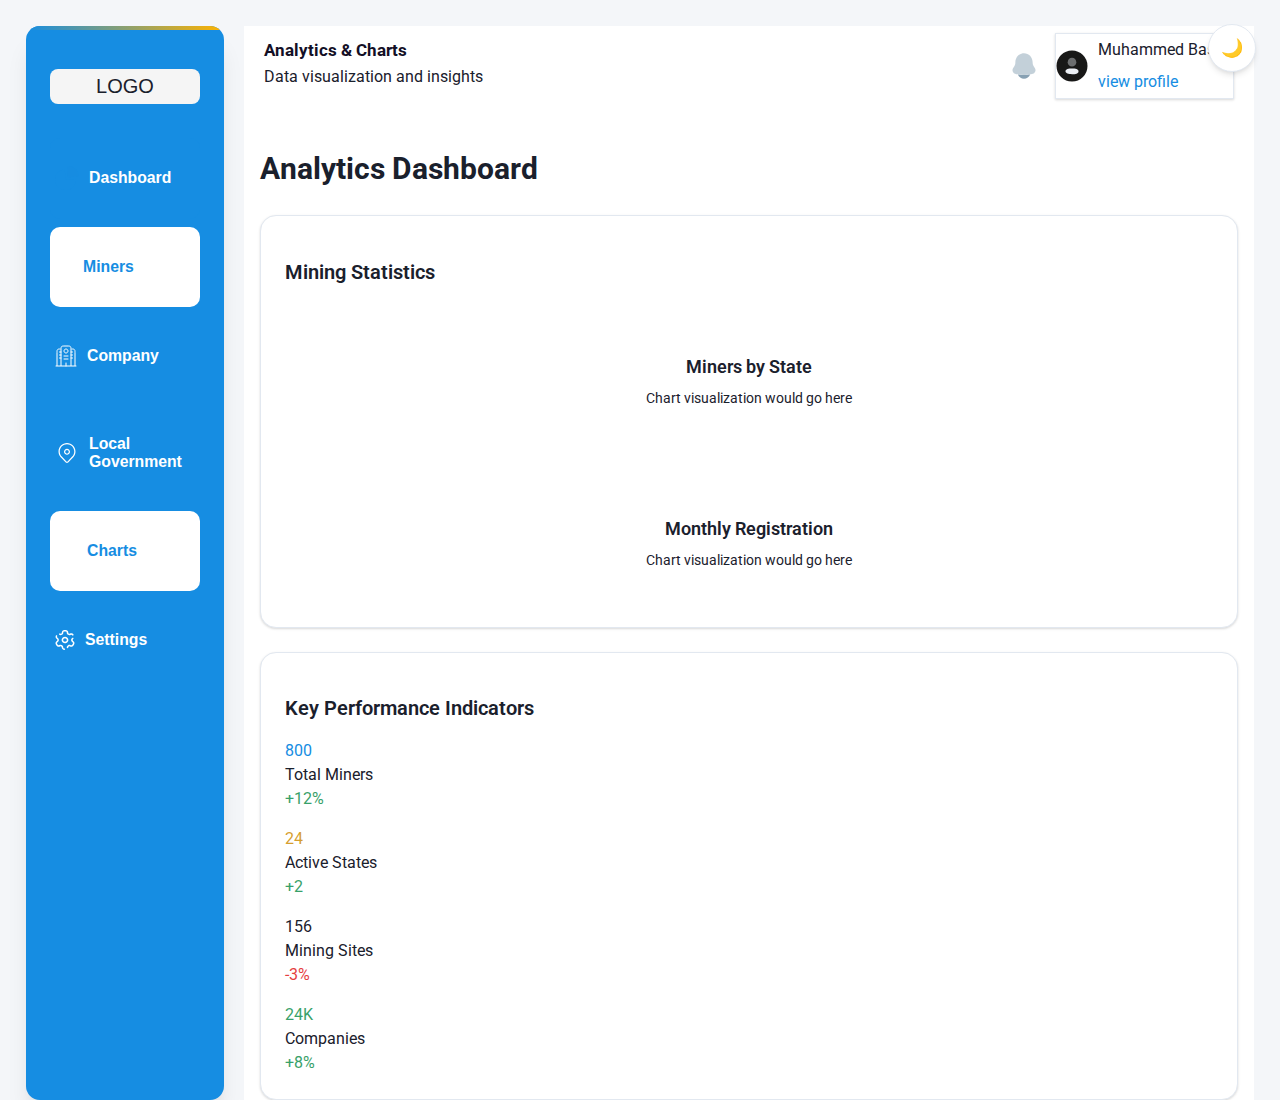
<file: chart.html>
<!DOCTYPE html>
<html lang="en">
<head>
    <meta charset="UTF-8">
    <meta name="viewport" content="width=device-width, initial-scale=1.0">
    <title>Charts - Resume Dashboard</title>
    <link rel="preconnect" href="https://fonts.googleapis.com">
    <link rel="preconnect" href="https://fonts.gstatic.com" crossorigin>
    <link href="https://fonts.googleapis.com/css2?family=Inter:wght@100..900&family=Roboto:ital,wght@0,100;0,300;0,400;0,500;0,700;0,900;1,100;1,300;1,400;1,500;1,700;1,900&display=swap" rel="stylesheet">
    <link rel="stylesheet" href="theme.css">
    <link rel="stylesheet" href="home.css">
    <link rel="stylesheet" href="miner.css">
</head>
<body>
    <div class="backdrop" id="backdrop" onclick="closePopup()"></div>
    <div class="mainframe">
        <div class="leftnav">
            <div class="leftnavlogo">LOGO</div>
            <div class="leftnavpages">
                <a href="index.html" class="dashboard" title="dashboard"><img src="src/dash.svg" alt="dashboard" class="dashlogo"><h5 id="navtext" class="dashtext">Dashboard</h5></a>
                <a href="miners.html" class="miners" title="miners"><img src="src/miners.svg" alt="miners" class="minerslogo"><h5 id="navtext" class="minertext">Miners</h5></a>
                <a href="company.html" class="company" title="companies"><img src="src/company 1.svg" alt="company" class="companylogo"><h5 id="navtext" class="companytext">Company</h5></a>
                <a href="local.html" class="local" title="Local Government"><img src="src/local.svg" alt="local" class="locallogo"><h5 id="navtext" class="localtext">Local Government</h5></a>
                <a href="chart.html" class="chart" title="Charts" style="color: #168DE2; background-color: #FFFFFF;"><img src="src/chart.svg" alt="chart" class="chartlogo"><h5 id="navtext" style="background-color: #FFFFFF; color: #168DE2;" class="charttext">Charts</h5></a>
                <a href="settings.html" class="settings" title="Settings"><img src="src/setting.svg" alt="settings" class="settingslogo"><h5 id="navtext" class="settings">Settings</h5></a>
            </div>
        </div>
        <div class="content">
            <div class="heading">
                <div class="contleft">
                    <div class="contentleft">
                        <div class="contlefttext">   
                            <p class="name">Analytics & Charts</p>
                            <p class="date">Data visualization and insights</p>
                        </div>
                    </div>
                </div>
                <div class="contentright">
                    <img src="src/bell.svg" alt="notification" class="bell">
                    <div class="profilebox">
                        <img src="src/profile.svg" alt="profile picture" class="profilepic">
                        <div class="profiletext"><p class="profilename">Muhammed Bashir</p><a href="settings.html" class="profilelink">view profile</a></div>    
                    </div>
                </div>
            </div>
            <div class="container py-8">
                <h1 class="text-3xl font-bold mb-6">Analytics Dashboard</h1>
                <div class="grid gap-6">
                    <div class="card p-6">
                        <h2 class="text-xl font-semibold mb-4">Mining Statistics</h2>
                        <div class="grid grid-cols-1 md:grid-cols-2 gap-6">
                            <div class="chart-placeholder">
                                <div class="bg-gradient-primary p-8 rounded text-center text-white">
                                    <h3 class="text-lg font-semibold mb-2">Miners by State</h3>
                                    <p class="text-sm opacity-90">Chart visualization would go here</p>
                                </div>
                            </div>
                            <div class="chart-placeholder">
                                <div class="bg-gradient-secondary p-8 rounded text-center">
                                    <h3 class="text-lg font-semibold mb-2">Monthly Registration</h3>
                                    <p class="text-sm text-muted">Chart visualization would go here</p>
                                </div>
                            </div>
                        </div>
                    </div>
                    <div class="card p-6">
                        <h2 class="text-xl font-semibold mb-4">Key Performance Indicators</h2>
                        <div class="grid grid-cols-1 md:grid-cols-4 gap-4">
                            <div class="kpi-card">
                                <div class="kpi-value text-primary">800</div>
                                <div class="kpi-label">Total Miners</div>
                                <div class="kpi-change text-success">+12%</div>
                            </div>
                            <div class="kpi-card">
                                <div class="kpi-value text-warning">24</div>
                                <div class="kpi-label">Active States</div>
                                <div class="kpi-change text-success">+2</div>
                            </div>
                            <div class="kpi-card">
                                <div class="kpi-value text-info">156</div>
                                <div class="kpi-label">Mining Sites</div>
                                <div class="kpi-change text-error">-3%</div>
                            </div>
                            <div class="kpi-card">
                                <div class="kpi-value text-success">24K</div>
                                <div class="kpi-label">Companies</div>
                                <div class="kpi-change text-success">+8%</div>
                            </div>
                        </div>
                    </div>
                </div>
            </div>
        </div>
    </div>
    <script src="miners.js"></script>
    <script src="theme.js"></script>
</body>
</html>
</file>
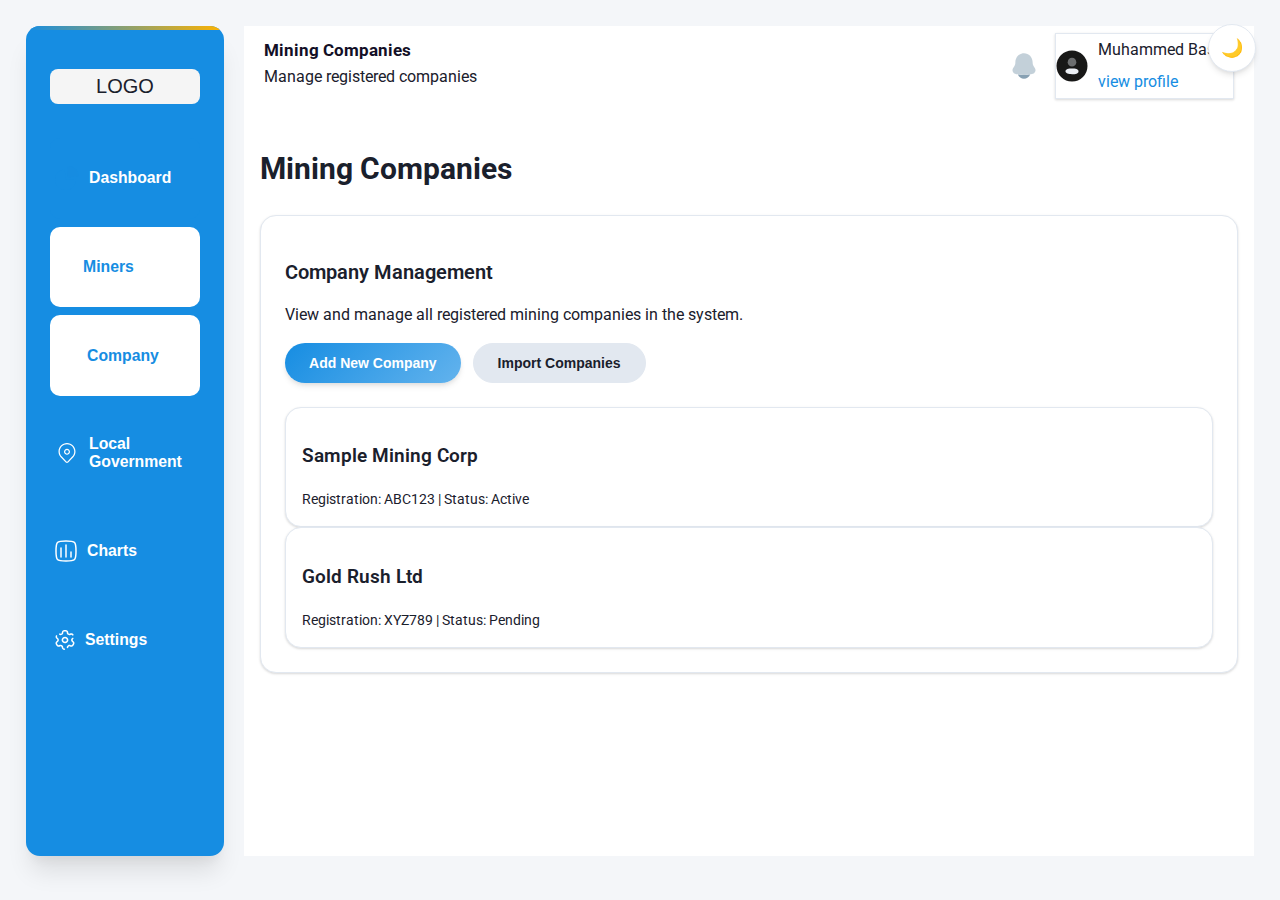
<file: company.html>
<!DOCTYPE html>
<html lang="en">
<head>
    <meta charset="UTF-8">
    <meta name="viewport" content="width=device-width, initial-scale=1.0">
    <title>Companies - Resume Dashboard</title>
    <link rel="preconnect" href="https://fonts.googleapis.com">
    <link rel="preconnect" href="https://fonts.gstatic.com" crossorigin>
    <link href="https://fonts.googleapis.com/css2?family=Inter:wght@100..900&family=Roboto:ital,wght@0,100;0,300;0,400;0,500;0,700;0,900;1,100;1,300;1,400;1,500;1,700;1,900&display=swap" rel="stylesheet">
    <link rel="stylesheet" href="theme.css">
    <link rel="stylesheet" href="home.css">
    <link rel="stylesheet" href="miner.css">
</head>
<body>
    <div class="backdrop" id="backdrop" onclick="closePopup()"></div>
    <div class="mainframe">
        <div class="leftnav">
            <div class="leftnavlogo">LOGO</div>
            <div class="leftnavpages">
                <a href="index.html" class="dashboard" title="dashboard"><img src="src/dash.svg" alt="dashboard" class="dashlogo"><h5 id="navtext" class="dashtext">Dashboard</h5></a>
                <a href="miners.html" class="miners" title="miners"><img src="src/miners.svg" alt="miners" class="minerslogo"><h5 id="navtext" class="minertext">Miners</h5></a>
                <a href="company.html" class="company" title="companies" style="color: #168DE2; background-color: #FFFFFF;"><img src="src/company 1.svg" alt="company" class="companylogo"><h5 id="navtext" style="background-color: #FFFFFF; color: #168DE2;" class="companytext">Company</h5></a>
                <a href="local.html" class="local" title="Local Government"><img src="src/local.svg" alt="local" class="locallogo"><h5 id="navtext" class="localtext">Local Government</h5></a>
                <a href="chart.html" class="chart" title="Charts"><img src="src/chart.svg" alt="chart" class="chartlogo"><h5 id="navtext" class="charttext">Charts</h5></a>
                <a href="settings.html" class="settings" title="Settings"><img src="src/setting.svg" alt="settings" class="settingslogo"><h5 id="navtext" class="settings">Settings</h5></a>
            </div>
        </div>
        <div class="content">
            <div class="heading">
                <div class="contleft">
                    <div class="contentleft">
                        <div class="contlefttext">   
                            <p class="name">Mining Companies</p>
                            <p class="date">Manage registered companies</p>
                        </div>
                    </div>
                </div>
                <div class="contentright">
                    <img src="src/bell.svg" alt="notification" class="bell">
                    <div class="profilebox">
                        <img src="src/profile.svg" alt="profile picture" class="profilepic">
                        <div class="profiletext"><p class="profilename">Muhammed Bashir</p><a href="settings.html" class="profilelink">view profile</a></div>    
                    </div>
                </div>
            </div>
            <div class="container py-8">
                <h1 class="text-3xl font-bold mb-6">Mining Companies</h1>
                <div class="card p-6">
                    <h2 class="text-xl font-semibold mb-4">Company Management</h2>
                    <p class="text-muted mb-4">View and manage all registered mining companies in the system.</p>
                    <div class="flex gap-3 mb-6">
                        <button class="btn btn-primary">Add New Company</button>
                        <button class="btn btn-secondary">Import Companies</button>
                    </div>
                    <div class="space-y-4">
                        <div class="card p-4 border-l-4 border-primary">
                            <h3 class="font-semibold">Sample Mining Corp</h3>
                            <p class="text-sm text-muted">Registration: ABC123 | Status: Active</p>
                        </div>
                        <div class="card p-4 border-l-4 border-warning">
                            <h3 class="font-semibold">Gold Rush Ltd</h3>
                            <p class="text-sm text-muted">Registration: XYZ789 | Status: Pending</p>
                        </div>
                    </div>
                </div>
            </div>
        </div>
    </div>
    <script src="miners.js"></script>
    <script src="theme.js"></script>
</body>
</html>
</file>
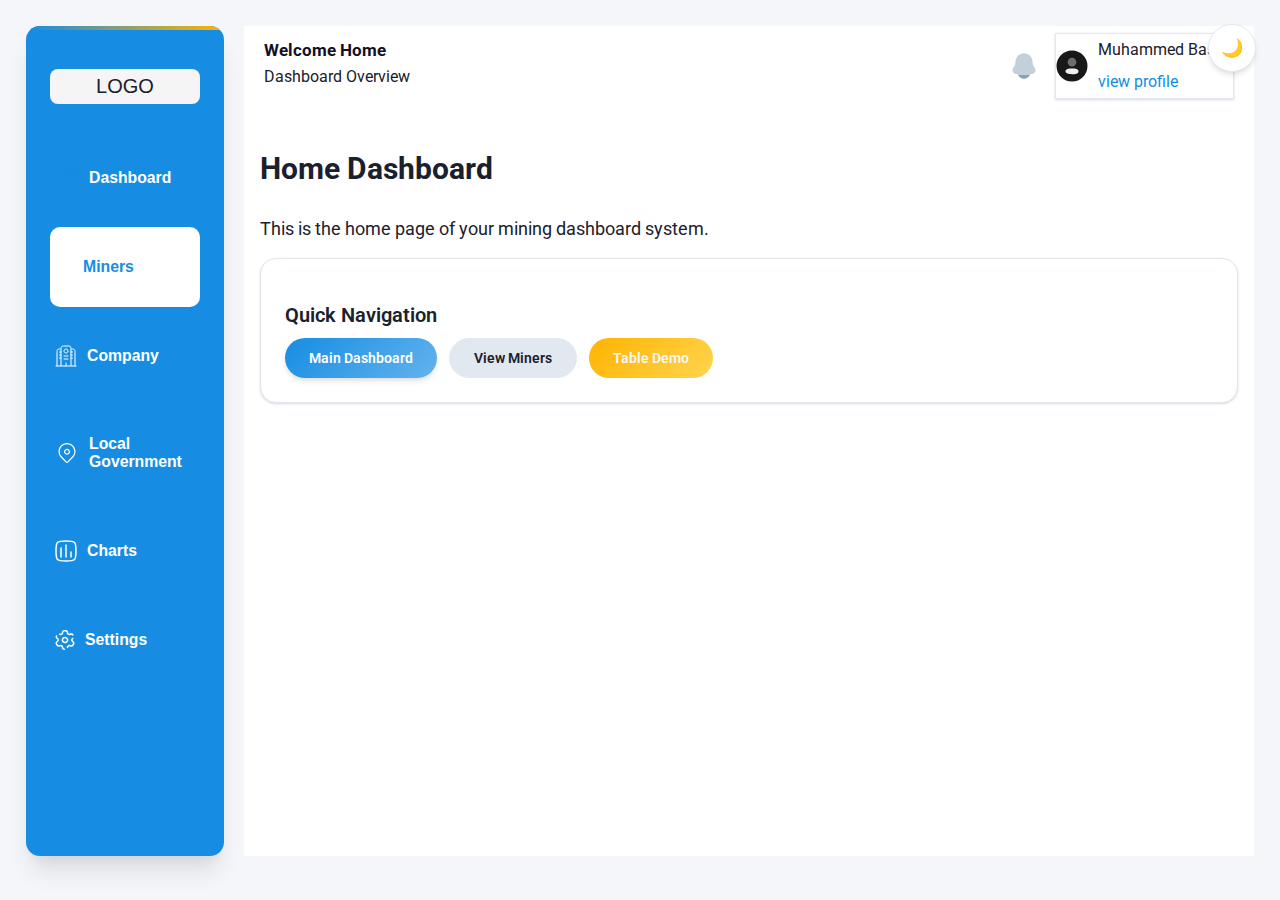
<file: home.html>
<!DOCTYPE html>
<html lang="en">
<head>
    <meta charset="UTF-8">
    <meta name="viewport" content="width=device-width, initial-scale=1.0">
    <title>Home - Resume Dashboard</title>
    <link rel="preconnect" href="https://fonts.googleapis.com">
    <link rel="preconnect" href="https://fonts.gstatic.com" crossorigin>
    <link href="https://fonts.googleapis.com/css2?family=Inter:wght@100..900&family=Roboto:ital,wght@0,100;0,300;0,400;0,500;0,700;0,900;1,100;1,300;1,400;1,500;1,700;1,900&display=swap" rel="stylesheet">
    <link rel="stylesheet" href="theme.css">
    <link rel="stylesheet" href="home.css">
    <link rel="stylesheet" href="miner.css">
</head>
<body>
    <div class="backdrop" id="backdrop" onclick="closePopup()"></div>
    <div class="mainframe">
        <div class="leftnav">
            <div class="leftnavlogo">LOGO</div>
            <div class="leftnavpages">
                <a href="index.html" class="dashboard" title="dashboard" style="color: #168DE2; background-color: #FFFFFF;"><img src="src/dash.svg" alt="dashboard" class="dashlogo"><h5 id="navtext" style="background-color: #FFFFFF; color: #168DE2;" class="dashtext">Dashboard</h5></a>
                <a href="miners.html" class="miners" title="miners"><img src="src/miners.svg" alt="miners" class="minerslogo"><h5 id="navtext" class="minertext">Miners</h5></a>
                <a href="company.html" class="company" title="companies"><img src="src/company 1.svg" alt="company" class="companylogo"><h5 id="navtext" class="companytext">Company</h5></a>
                <a href="local.html" class="local" title="Local Government"><img src="src/local.svg" alt="local" class="locallogo"><h5 id="navtext" class="localtext">Local Government</h5></a>
                <a href="chart.html" class="chart" title="Charts"><img src="src/chart.svg" alt="chart" class="chartlogo"><h5 id="navtext" class="charttext">Charts</h5></a>
                <a href="settings.html" class="settings" title="Settings"><img src="src/setting.svg" alt="settings" class="settingslogo"><h5 id="navtext" class="settings">Settings</h5></a>
            </div>
        </div>
        <div class="content">
            <div class="heading">
                <div class="contleft">
                    <div class="contentleft">
                        <div class="contlefttext">   
                            <p class="name">Welcome Home</p>
                            <p class="date">Dashboard Overview</p>
                        </div>
                    </div>
                </div>
                <div class="contentright">
                    <img src="src/bell.svg" alt="notification" class="bell">
                    <div class="profilebox">
                        <img src="src/profile.svg" alt="profile picture" class="profilepic">
                        <div class="profiletext"><p class="profilename">Muhammed Bashir</p><a href="settings.html" class="profilelink">view profile</a></div>    
                    </div>
                </div>
            </div>
            <div class="container py-8">
                <h1 class="text-3xl font-bold mb-6">Home Dashboard</h1>
                <p class="text-lg mb-4">This is the home page of your mining dashboard system.</p>
                <div class="grid gap-4 mb-6">
                    <div class="card p-6">
                        <h2 class="text-xl font-semibold mb-2">Quick Navigation</h2>
                        <div class="flex gap-3 flex-wrap">
                            <a href="index.html" class="btn btn-primary">Main Dashboard</a>
                            <a href="miners.html" class="btn btn-secondary">View Miners</a>
                            <a href="table.html" class="btn btn-accent">Table Demo</a>
                        </div>
                    </div>
                </div>
            </div>
        </div>
    </div>
    <script src="miners.js"></script>
    <script src="theme.js"></script>
</body>
</html>
</file>
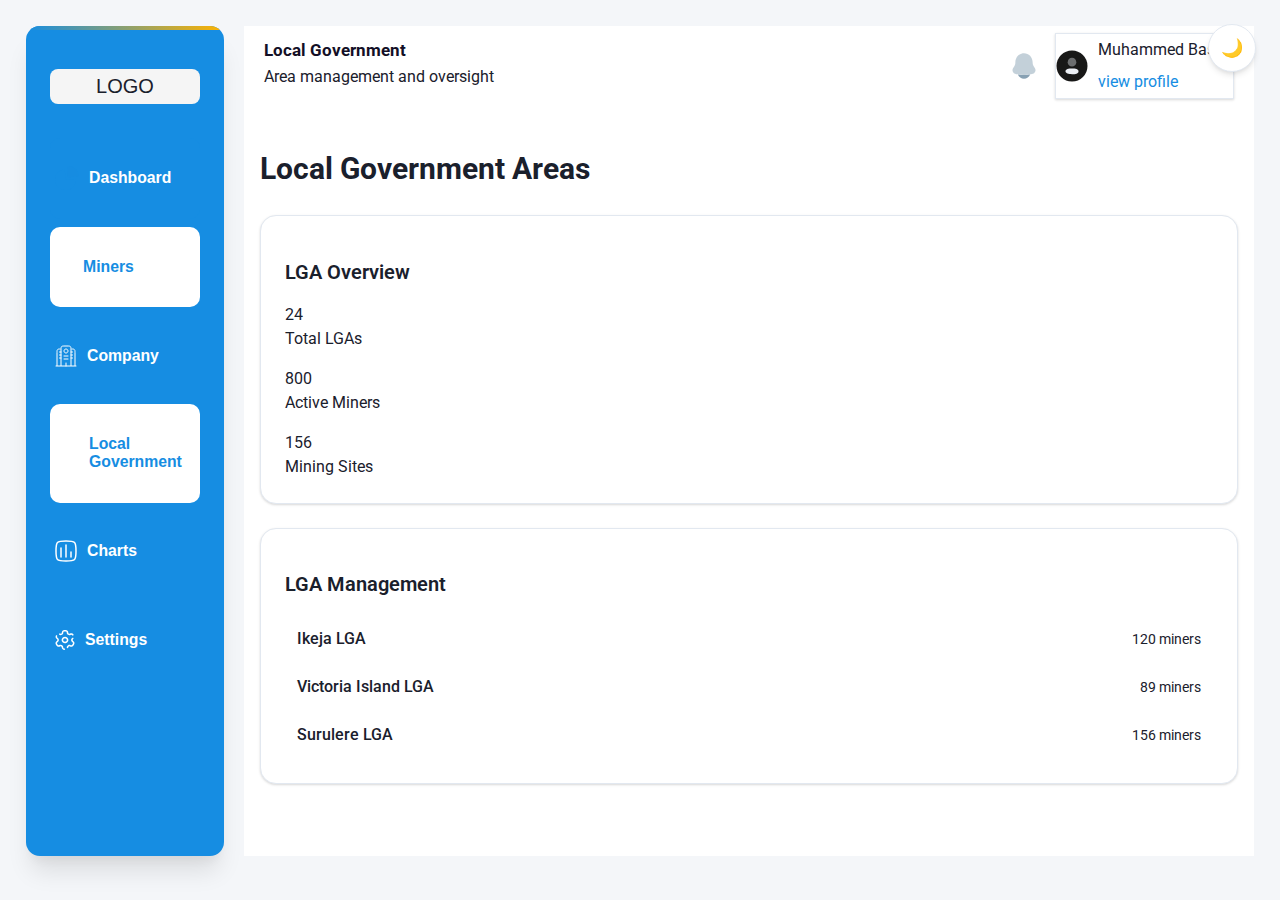
<file: local.html>
<!DOCTYPE html>
<html lang="en">
<head>
    <meta charset="UTF-8">
    <meta name="viewport" content="width=device-width, initial-scale=1.0">
    <title>Local Government - Resume Dashboard</title>
    <link rel="preconnect" href="https://fonts.googleapis.com">
    <link rel="preconnect" href="https://fonts.gstatic.com" crossorigin>
    <link href="https://fonts.googleapis.com/css2?family=Inter:wght@100..900&family=Roboto:ital,wght@0,100;0,300;0,400;0,500;0,700;0,900;1,100;1,300;1,400;1,500;1,700;1,900&display=swap" rel="stylesheet">
    <link rel="stylesheet" href="theme.css">
    <link rel="stylesheet" href="home.css">
    <link rel="stylesheet" href="miner.css">
</head>
<body>
    <div class="backdrop" id="backdrop" onclick="closePopup()"></div>
    <div class="mainframe">
        <div class="leftnav">
            <div class="leftnavlogo">LOGO</div>
            <div class="leftnavpages">
                <a href="index.html" class="dashboard" title="dashboard"><img src="src/dash.svg" alt="dashboard" class="dashlogo"><h5 id="navtext" class="dashtext">Dashboard</h5></a>
                <a href="miners.html" class="miners" title="miners"><img src="src/miners.svg" alt="miners" class="minerslogo"><h5 id="navtext" class="minertext">Miners</h5></a>
                <a href="company.html" class="company" title="companies"><img src="src/company 1.svg" alt="company" class="companylogo"><h5 id="navtext" class="companytext">Company</h5></a>
                <a href="local.html" class="local" title="Local Government" style="color: #168DE2; background-color: #FFFFFF;"><img src="src/local.svg" alt="local" class="locallogo"><h5 id="navtext" style="background-color: #FFFFFF; color: #168DE2;" class="localtext">Local Government</h5></a>
                <a href="chart.html" class="chart" title="Charts"><img src="src/chart.svg" alt="chart" class="chartlogo"><h5 id="navtext" class="charttext">Charts</h5></a>
                <a href="settings.html" class="settings" title="Settings"><img src="src/setting.svg" alt="settings" class="settingslogo"><h5 id="navtext" class="settings">Settings</h5></a>
            </div>
        </div>
        <div class="content">
            <div class="heading">
                <div class="contleft">
                    <div class="contentleft">
                        <div class="contlefttext">   
                            <p class="name">Local Government</p>
                            <p class="date">Area management and oversight</p>
                        </div>
                    </div>
                </div>
                <div class="contentright">
                    <img src="src/bell.svg" alt="notification" class="bell">
                    <div class="profilebox">
                        <img src="src/profile.svg" alt="profile picture" class="profilepic">
                        <div class="profiletext"><p class="profilename">Muhammed Bashir</p><a href="settings.html" class="profilelink">view profile</a></div>    
                    </div>
                </div>
            </div>
            <div class="container py-8">
                <h1 class="text-3xl font-bold mb-6">Local Government Areas</h1>
                <div class="grid gap-6">
                    <div class="card p-6">
                        <h2 class="text-xl font-semibold mb-4">LGA Overview</h2>
                        <div class="grid grid-cols-1 md:grid-cols-2 lg:grid-cols-3 gap-4">
                            <div class="stat-card">
                                <div class="stat-number">24</div>
                                <div class="stat-label">Total LGAs</div>
                            </div>
                            <div class="stat-card">
                                <div class="stat-number">800</div>
                                <div class="stat-label">Active Miners</div>
                            </div>
                            <div class="stat-card">
                                <div class="stat-number">156</div>
                                <div class="stat-label">Mining Sites</div>
                            </div>
                        </div>
                    </div>
                    <div class="card p-6">
                        <h2 class="text-xl font-semibold mb-4">LGA Management</h2>
                        <div class="space-y-3">
                            <div class="flex items-center justify-between p-3 bg-subtle rounded">
                                <span class="font-medium">Ikeja LGA</span>
                                <span class="text-sm text-muted">120 miners</span>
                            </div>
                            <div class="flex items-center justify-between p-3 bg-subtle rounded">
                                <span class="font-medium">Victoria Island LGA</span>
                                <span class="text-sm text-muted">89 miners</span>
                            </div>
                            <div class="flex items-center justify-between p-3 bg-subtle rounded">
                                <span class="font-medium">Surulere LGA</span>
                                <span class="text-sm text-muted">156 miners</span>
                            </div>
                        </div>
                    </div>
                </div>
            </div>
        </div>
    </div>
    <script src="miners.js"></script>
    <script src="theme.js"></script>
</body>
</html>
</file>
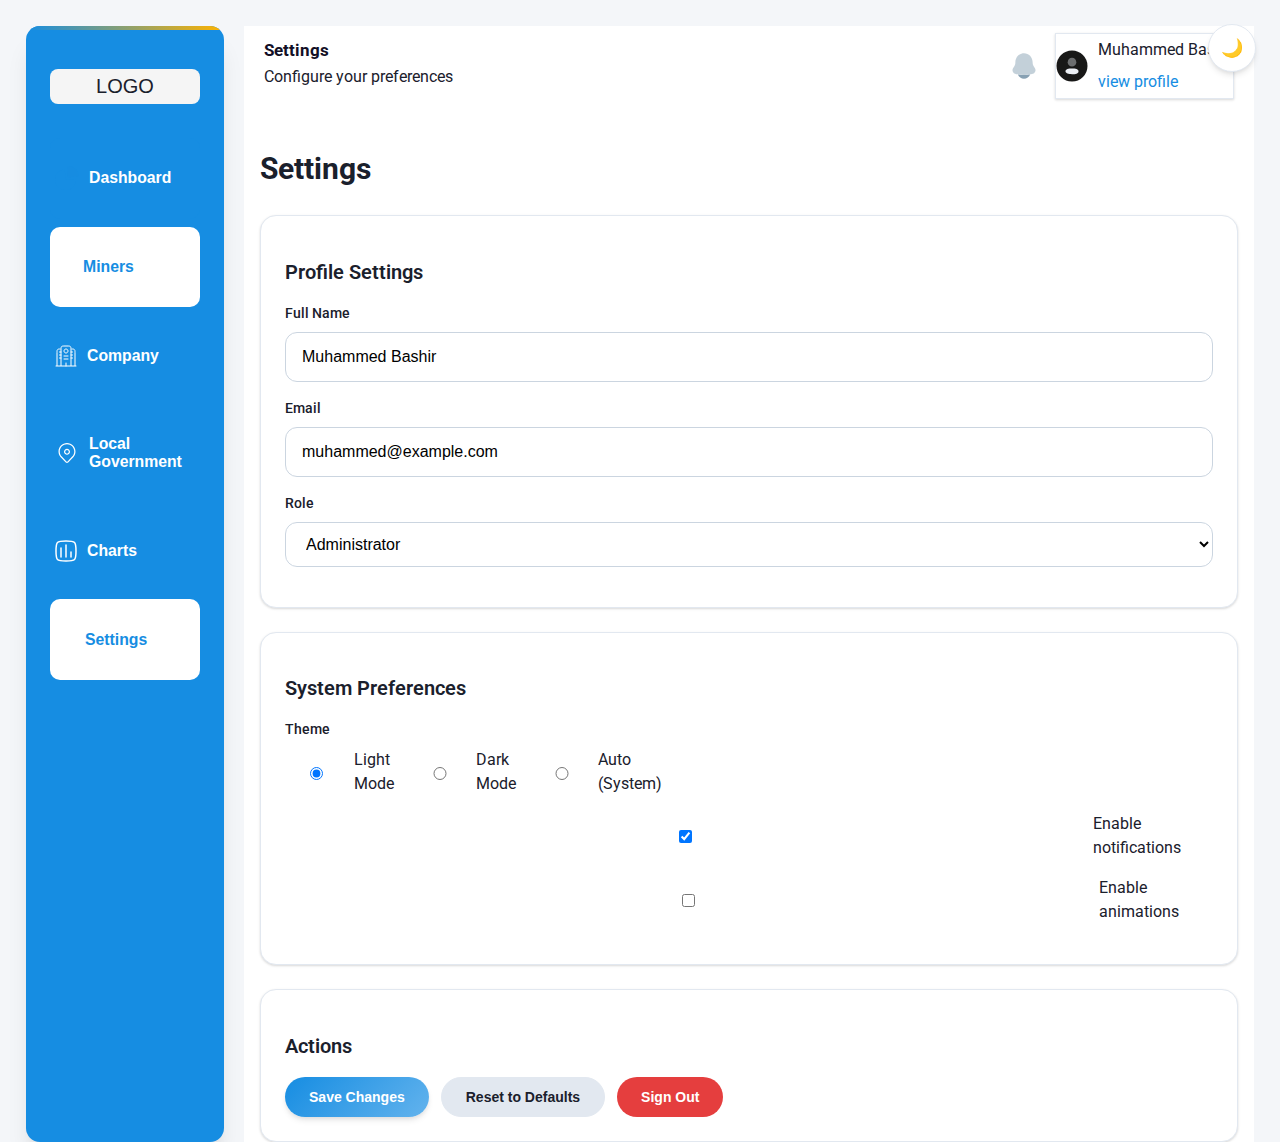
<file: settings.html>
<!DOCTYPE html>
<html lang="en">
<head>
    <meta charset="UTF-8">
    <meta name="viewport" content="width=device-width, initial-scale=1.0">
    <title>Settings - Resume Dashboard</title>
    <link rel="preconnect" href="https://fonts.googleapis.com">
    <link rel="preconnect" href="https://fonts.gstatic.com" crossorigin>
    <link href="https://fonts.googleapis.com/css2?family=Inter:wght@100..900&family=Roboto:ital,wght@0,100;0,300;0,400;0,500;0,700;0,900;1,100;1,300;1,400;1,500;1,700;1,900&display=swap" rel="stylesheet">
    <link rel="stylesheet" href="theme.css">
    <link rel="stylesheet" href="home.css">
    <link rel="stylesheet" href="miner.css">
</head>
<body>
    <div class="backdrop" id="backdrop" onclick="closePopup()"></div>
    <div class="mainframe">
        <div class="leftnav">
            <div class="leftnavlogo">LOGO</div>
            <div class="leftnavpages">
                <a href="index.html" class="dashboard" title="dashboard"><img src="src/dash.svg" alt="dashboard" class="dashlogo"><h5 id="navtext" class="dashtext">Dashboard</h5></a>
                <a href="miners.html" class="miners" title="miners"><img src="src/miners.svg" alt="miners" class="minerslogo"><h5 id="navtext" class="minertext">Miners</h5></a>
                <a href="company.html" class="company" title="companies"><img src="src/company 1.svg" alt="company" class="companylogo"><h5 id="navtext" class="companytext">Company</h5></a>
                <a href="local.html" class="local" title="Local Government"><img src="src/local.svg" alt="local" class="locallogo"><h5 id="navtext" class="localtext">Local Government</h5></a>
                <a href="chart.html" class="chart" title="Charts"><img src="src/chart.svg" alt="chart" class="chartlogo"><h5 id="navtext" class="charttext">Charts</h5></a>
                <a href="settings.html" class="settings" title="Settings" style="color: #168DE2; background-color: #FFFFFF;"><img src="src/setting.svg" alt="settings" class="settingslogo"><h5 id="navtext" style="background-color: #FFFFFF; color: #168DE2;" class="settings">Settings</h5></a>
            </div>
        </div>
        <div class="content">
            <div class="heading">
                <div class="contleft">
                    <div class="contentleft">
                        <div class="contlefttext">   
                            <p class="name">Settings</p>
                            <p class="date">Configure your preferences</p>
                        </div>
                    </div>
                </div>
                <div class="contentright">
                    <img src="src/bell.svg" alt="notification" class="bell">
                    <div class="profilebox">
                        <img src="src/profile.svg" alt="profile picture" class="profilepic">
                        <div class="profiletext"><p class="profilename">Muhammed Bashir</p><a href="settings.html" class="profilelink">view profile</a></div>    
                    </div>
                </div>
            </div>
            <div class="container py-8">
                <h1 class="text-3xl font-bold mb-6">Settings</h1>
                <div class="grid gap-6">
                    <div class="card p-6">
                        <h2 class="text-xl font-semibold mb-4">Profile Settings</h2>
                        <div class="space-y-4">
                            <div class="form-group">
                                <label class="form-label">Full Name</label>
                                <input type="text" class="form-input" value="Muhammed Bashir" placeholder="Enter your full name">
                            </div>
                            <div class="form-group">
                                <label class="form-label">Email</label>
                                <input type="email" class="form-input" value="muhammed@example.com" placeholder="Enter your email">
                            </div>
                            <div class="form-group">
                                <label class="form-label">Role</label>
                                <select class="form-input">
                                    <option>Administrator</option>
                                    <option>Manager</option>
                                    <option>Operator</option>
                                </select>
                            </div>
                        </div>
                    </div>
                    <div class="card p-6">
                        <h2 class="text-xl font-semibold mb-4">System Preferences</h2>
                        <div class="space-y-4">
                            <div class="form-group">
                                <label class="form-label">Theme</label>
                                <div class="flex items-center gap-4">
                                    <label class="flex items-center gap-2">
                                        <input type="radio" name="theme" value="light" checked>
                                        <span>Light Mode</span>
                                    </label>
                                    <label class="flex items-center gap-2">
                                        <input type="radio" name="theme" value="dark">
                                        <span>Dark Mode</span>
                                    </label>
                                    <label class="flex items-center gap-2">
                                        <input type="radio" name="theme" value="auto">
                                        <span>Auto (System)</span>
                                    </label>
                                </div>
                            </div>
                            <div class="form-group">
                                <label class="flex items-center gap-2">
                                    <input type="checkbox" checked>
                                    <span>Enable notifications</span>
                                </label>
                            </div>
                            <div class="form-group">
                                <label class="flex items-center gap-2">
                                    <input type="checkbox">
                                    <span>Enable animations</span>
                                </label>
                            </div>
                        </div>
                    </div>
                    <div class="card p-6">
                        <h2 class="text-xl font-semibold mb-4">Actions</h2>
                        <div class="flex gap-3">
                            <button class="btn btn-primary">Save Changes</button>
                            <button class="btn btn-secondary">Reset to Defaults</button>
                            <button class="btn btn-error">Sign Out</button>
                        </div>
                    </div>
                </div>
            </div>
        </div>
    </div>
    <script src="miners.js"></script>
    <script src="theme.js"></script>
</body>
</html>
</file>
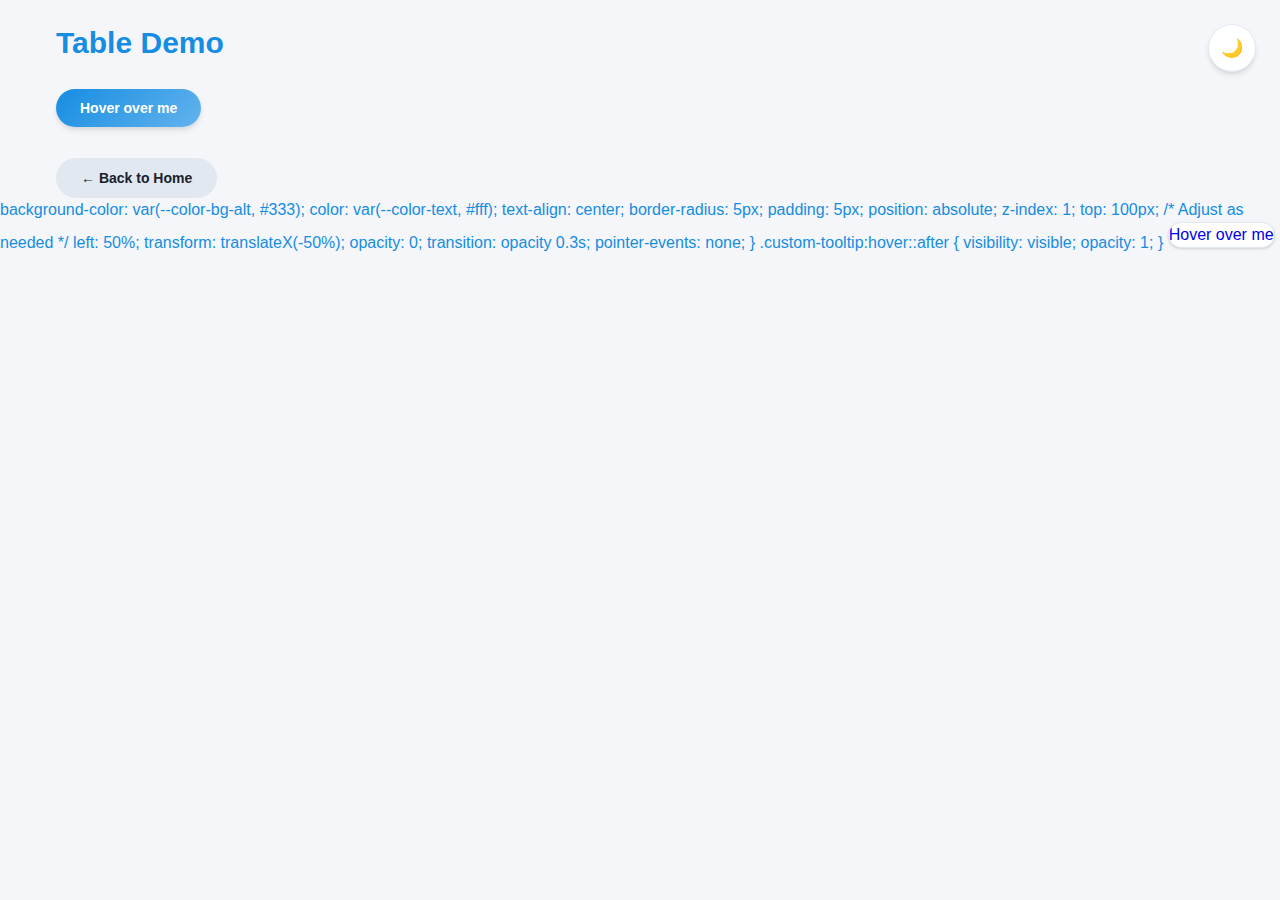
<file: table.html>
<!DOCTYPE html>
<html lang="en">
<head>
    <meta charset="UTF-8">
    <meta name="viewport" content="width=device-width, initial-scale=1.0">
    <title>Table Demo</title>
    <link rel="stylesheet" href="theme.css">
    <style>
        .custom-tooltip {
            position: relative;
            display: inline-block;
            cursor: pointer;
            text-decoration: none;
        }

        .custom-tooltip::after {
            content: attr(data-tooltip);
            visibility: hidden;
            width: 140px;
            background-color: var(--color-text);
            color: var(--color-bg);
            text-align: center;
            border-radius: 5px;
            padding: 5px;
            position: absolute;
            z-index: 1;
            top: 100px;
            left: 50%;
            transform: translateX(-50%);
            opacity: 0;
            transition: opacity 0.3s;
            pointer-events: none;
        }

        .custom-tooltip:hover::after {
            visibility: visible;
            opacity: 1;
        }
    </style>
</head>
<body class="bg-primary text-primary">
    <div class="container py-8">
        <h1 class="text-3xl font-bold mb-6">Table Demo</h1>
        <a href="#" class="custom-tooltip btn btn-primary" data-tooltip="Custom tooltip text">Hover over me</a>
        <div class="mt-6">
            <a href="index.html" class="btn btn-secondary">← Back to Home</a>
        </div>
    </div>
    <script src="theme.js"></script>
</body>
</html>
  background-color: var(--color-bg-alt, #333);
  color: var(--color-text, #fff);
  text-align: center;
  border-radius: 5px;
  padding: 5px;
  position: absolute;
  z-index: 1;
  top: 100px; /* Adjust as needed */
  left: 50%;
  transform: translateX(-50%);
  opacity: 0;
  transition: opacity 0.3s;
  pointer-events: none;
}

.custom-tooltip:hover::after {
  visibility: visible;
  opacity: 1;
}
    </style>
    <script>
      function setTheme(theme) {
        document.documentElement.setAttribute('data-theme', theme);
        localStorage.setItem('theme', theme);
      }
      function toggleTheme() {
        const current = document.documentElement.getAttribute('data-theme') || 'light';
        setTheme(current === 'light' ? 'dark' : 'light');
      }
      window.onload = function() {
        const saved = localStorage.getItem('theme');
        setTheme(saved || 'light');
      };
    </script>
    <script src="theme.js"></script>
</head>
<body>
    <button class="theme-toggle" onclick="toggleTheme()" title="Toggle light/dark mode">
      <span id="theme-icon">🌙</span>
    </button>
    <a href="#" class="custom-tooltip card fade-in" data-tooltip="Custom tooltip text">Hover over me</a>
</body>
</html>
</file>
<file: theme.css>
/* theme.css: Comprehensive Modern Design System with Light/Dark Theme */

/* ===== CSS VARIABLES & THEMING ===== */
:root {
  /* Colors - Light Theme */
  --color-bg: #f4f6f9;
  --color-bg-alt: #fff;
  --color-bg-subtle: #f8fafc;
  --color-text: #1a202c;
  --color-text-muted: #718096;
  --color-text-subtle: #a0aec0;
  --color-primary: #168de2;
  --color-primary-light: #63b3ed;
  --color-primary-dark: #2c5aa0;
  --color-secondary: #e2e8f0;
  --color-accent: #ffb300;
  --color-accent-light: #ffd54f;
  --color-success: #38a169;
  --color-warning: #d69e2e;
  --color-error: #e53e3e;
  --color-info: #3182ce;
  --color-card: #fff;
  --color-border: #e2e8f0;
  --color-border-light: #f7fafc;
  --color-nav: #168de2;
  --color-nav-text: #fff;
  --color-nav-active: #fff;
  --color-input-bg: #fff;
  --color-input-border: #cbd5e0;
  --color-input-focus: #168de2;
  
  /* Shadows & Effects */
  --shadow-sm: 0 1px 3px 0 rgba(0,0,0,0.1), 0 1px 2px 0 rgba(0,0,0,0.06);
  --shadow: 0 4px 6px -1px rgba(0,0,0,0.1), 0 2px 4px -1px rgba(0,0,0,0.06);
  --shadow-md: 0 10px 15px -3px rgba(0,0,0,0.1), 0 4px 6px -2px rgba(0,0,0,0.05);
  --shadow-lg: 0 20px 25px -5px rgba(0,0,0,0.1), 0 10px 10px -5px rgba(0,0,0,0.04);
  --shadow-xl: 0 25px 50px -12px rgba(0,0,0,0.25);
  --shadow-inner: inset 0 2px 4px 0 rgba(0,0,0,0.06);
  
  /* Typography */
  --font-family-sans: 'Inter', 'Roboto', -apple-system, BlinkMacSystemFont, 'Segoe UI', sans-serif;
  --font-family-mono: 'SF Mono', 'Monaco', 'Inconsolata', 'Roboto Mono', monospace;
  --font-size-xs: 0.75rem;
  --font-size-sm: 0.875rem;
  --font-size-base: 1rem;
  --font-size-lg: 1.125rem;
  --font-size-xl: 1.25rem;
  --font-size-2xl: 1.5rem;
  --font-size-3xl: 1.875rem;
  --font-size-4xl: 2.25rem;
  --line-height-tight: 1.25;
  --line-height-normal: 1.5;
  --line-height-relaxed: 1.625;
  
  /* Spacing */
  --space-1: 0.25rem;
  --space-2: 0.5rem;
  --space-3: 0.75rem;
  --space-4: 1rem;
  --space-5: 1.25rem;
  --space-6: 1.5rem;
  --space-8: 2rem;
  --space-10: 2.5rem;
  --space-12: 3rem;
  --space-16: 4rem;
  --space-20: 5rem;
  
  /* Border Radius */
  --radius-sm: 0.125rem;
  --radius: 0.375rem;
  --radius-md: 0.5rem;
  --radius-lg: 0.75rem;
  --radius-xl: 1rem;
  --radius-2xl: 1.5rem;
  --radius-full: 9999px;
  
  /* Transitions */
  --transition-fast: 0.15s cubic-bezier(0.4, 0, 0.2, 1);
  --transition: 0.3s cubic-bezier(0.4, 0, 0.2, 1);
  --transition-slow: 0.5s cubic-bezier(0.4, 0, 0.2, 1);
  
  /* Z-Index Scale */
  --z-dropdown: 1000;
  --z-sticky: 1020;
  --z-fixed: 1030;
  --z-modal-backdrop: 1040;
  --z-modal: 1050;
  --z-popover: 1060;
  --z-tooltip: 1070;
  --z-toast: 1080;
}

/* Dark Theme Variables */
[data-theme="dark"] {
  --color-bg: #0f1419;
  --color-bg-alt: #1a202c;
  --color-bg-subtle: #2d3748;
  --color-text: #f7fafc;
  --color-text-muted: #a0aec0;
  --color-text-subtle: #718096;
  --color-primary: #63b3ed;
  --color-primary-light: #90cdf4;
  --color-primary-dark: #3182ce;
  --color-secondary: #2d3748;
  --color-accent: #ffd54f;
  --color-accent-light: #ffe082;
  --color-success: #68d391;
  --color-warning: #f6e05e;
  --color-error: #fc8181;
  --color-info: #63b3ed;
  --color-card: #1a202c;
  --color-border: #2d3748;
  --color-border-light: #4a5568;
  --color-nav: #1a202c;
  --color-nav-text: #63b3ed;
  --color-nav-active: #90cdf4;
  --color-input-bg: #2d3748;
  --color-input-border: #4a5568;
  --color-input-focus: #63b3ed;
  
  --shadow-sm: 0 1px 3px 0 rgba(0,0,0,0.2), 0 1px 2px 0 rgba(0,0,0,0.12);
  --shadow: 0 4px 6px -1px rgba(0,0,0,0.2), 0 2px 4px -1px rgba(0,0,0,0.12);
  --shadow-md: 0 10px 15px -3px rgba(0,0,0,0.3), 0 4px 6px -2px rgba(0,0,0,0.15);
  --shadow-lg: 0 20px 25px -5px rgba(0,0,0,0.4), 0 10px 10px -5px rgba(0,0,0,0.2);
  --shadow-xl: 0 25px 50px -12px rgba(0,0,0,0.5);
}
/* ===== BASE STYLES ===== */
*,
*::before,
*::after {
  box-sizing: border-box;
}

html {
  line-height: var(--line-height-normal);
  -webkit-text-size-adjust: 100%;
  -webkit-font-smoothing: antialiased;
  -moz-osx-font-smoothing: grayscale;
}

body {
  margin: 0;
  background: var(--color-bg);
  color: var(--color-text);
  font-family: var(--font-family-sans);
  font-size: var(--font-size-base);
  line-height: var(--line-height-normal);
  transition: background var(--transition), color var(--transition);
  overflow-x: hidden;
}

/* ===== LAYOUT COMPONENTS ===== */
.container {
  width: 100%;
  max-width: 1200px;
  margin: 0 auto;
  padding: 0 var(--space-4);
}

.grid {
  display: grid;
  gap: var(--space-6);
}

.flex {
  display: flex;
}

.flex-col {
  flex-direction: column;
}

.items-center {
  align-items: center;
}

.justify-between {
  justify-content: space-between;
}

.justify-center {
  justify-content: center;
}

.gap-2 { gap: var(--space-2); }
.gap-3 { gap: var(--space-3); }
.gap-4 { gap: var(--space-4); }
.gap-6 { gap: var(--space-6); }

/* ===== CARD SYSTEM ===== */
.card {
  background: var(--color-card);
  border: 1px solid var(--color-border);
  border-radius: var(--radius-xl);
  box-shadow: var(--shadow-sm);
  transition: all var(--transition);
  overflow: hidden;
}

.card:hover {
  box-shadow: var(--shadow-md);
  transform: translateY(-2px);
}

.card-interactive {
  cursor: pointer;
}

.card-interactive:hover {
  box-shadow: var(--shadow-lg);
  transform: translateY(-4px) scale(1.02);
}

.card-header {
  padding: var(--space-6);
  border-bottom: 1px solid var(--color-border);
  background: var(--color-bg-subtle);
}

.card-body {
  padding: var(--space-6);
}

.card-footer {
  padding: var(--space-4) var(--space-6);
  border-top: 1px solid var(--color-border);
  background: var(--color-bg-subtle);
}

/* ===== NAVIGATION ===== */
.leftnav {
  background: var(--color-nav);
  color: var(--color-nav-text);
  border-radius: var(--radius-2xl);
  box-shadow: var(--shadow-lg);
  transition: all var(--transition);
  position: relative;
  overflow: hidden;
}

.leftnav::before {
  content: '';
  position: absolute;
  top: 0;
  left: 0;
  right: 0;
  height: 4px;
  background: linear-gradient(90deg, var(--color-primary), var(--color-accent));
}

.leftnav a {
  color: var(--color-nav-text);
  text-decoration: none;
  padding: var(--space-3) var(--space-4);
  border-radius: var(--radius-lg);
  margin: var(--space-1) 0;
  display: flex;
  align-items: center;
  gap: var(--space-3);
  transition: all var(--transition);
  position: relative;
  overflow: hidden;
}

.leftnav a::before {
  content: '';
  position: absolute;
  top: 0;
  left: -100%;
  width: 100%;
  height: 100%;
  background: linear-gradient(90deg, transparent, var(--color-nav-active), transparent);
  transition: left var(--transition);
}

.leftnav a:hover::before {
  left: 100%;
}

.leftnav a.active,
.leftnav a:hover {
  background: var(--color-nav-active);
  color: var(--color-primary);
  transform: translateX(var(--space-2));
  box-shadow: var(--shadow);
}

.leftnav a.active {
  font-weight: 600;
}

/* ===== BUTTON SYSTEM ===== */
.btn {
  display: inline-flex;
  align-items: center;
  justify-content: center;
  gap: var(--space-2);
  padding: var(--space-3) var(--space-6);
  font-weight: 600;
  font-size: var(--font-size-sm);
  line-height: 1;
  border: none;
  border-radius: var(--radius-full);
  cursor: pointer;
  transition: all var(--transition);
  text-decoration: none;
  position: relative;
  overflow: hidden;
  white-space: nowrap;
}

.btn::before {
  content: '';
  position: absolute;
  top: 50%;
  left: 50%;
  width: 0;
  height: 0;
  border-radius: 50%;
  background: rgba(255, 255, 255, 0.2);
  transform: translate(-50%, -50%);
  transition: width 0.6s, height 0.6s;
}

.btn:active::before {
  width: 300px;
  height: 300px;
}

.btn:hover {
  transform: translateY(-2px) scale(1.05);
  box-shadow: var(--shadow-lg);
}

.btn:active {
  transform: translateY(0) scale(0.98);
}

.btn-primary {
  background: linear-gradient(135deg, var(--color-primary), var(--color-primary-light));
  color: white;
  box-shadow: var(--shadow);
}

.btn-primary:hover {
  background: linear-gradient(135deg, var(--color-primary-dark), var(--color-primary));
}

.btn-secondary {
  background: var(--color-secondary);
  color: var(--color-text);
  border: 1px solid var(--color-border);
}

.btn-secondary:hover {
  background: var(--color-border);
}

.btn-accent {
  background: linear-gradient(135deg, var(--color-accent), var(--color-accent-light));
  color: var(--color-bg);
}

.btn-success {
  background: var(--color-success);
  color: white;
}

.btn-warning {
  background: var(--color-warning);
  color: white;
}

.btn-error {
  background: var(--color-error);
  color: white;
}

.btn-sm {
  padding: var(--space-2) var(--space-4);
  font-size: var(--font-size-xs);
}

.btn-lg {
  padding: var(--space-4) var(--space-8);
  font-size: var(--font-size-lg);
}

.btn-full {
  width: 100%;
}

/* Legacy button classes for compatibility */
.button, .newminerm, .import {
  display: inline-flex;
  align-items: center;
  justify-content: center;
  gap: var(--space-2);
  padding: var(--space-3) var(--space-6);
  font-weight: 600;
  font-size: var(--font-size-sm);
  line-height: 1;
  border: none;
  border-radius: var(--radius-full);
  cursor: pointer;
  transition: all var(--transition);
  text-decoration: none;
  position: relative;
  overflow: hidden;
  white-space: nowrap;
  background: linear-gradient(135deg, var(--color-primary), var(--color-primary-light));
  color: white;
  box-shadow: var(--shadow);
}

.button:hover, .newminerm:hover, .import:hover {
  background: linear-gradient(135deg, var(--color-primary-dark), var(--color-primary));
  transform: translateY(-2px) scale(1.05);
  box-shadow: var(--shadow-lg);
}

/* ===== FORM SYSTEM ===== */
.form-group {
  margin-bottom: var(--space-4);
}

.form-label {
  display: block;
  font-weight: 500;
  font-size: var(--font-size-sm);
  color: var(--color-text);
  margin-bottom: var(--space-2);
}

.form-input, .form-select, .form-textarea {
  width: 100%;
  padding: var(--space-3) var(--space-4);
  font-size: var(--font-size-base);
  line-height: var(--line-height-normal);
  background: var(--color-input-bg);
  border: 1px solid var(--color-input-border);
  border-radius: var(--radius-lg);
  transition: all var(--transition);
  outline: none;
}

.form-input:focus, .form-select:focus, .form-textarea:focus {
  border-color: var(--color-input-focus);
  box-shadow: 0 0 0 3px rgba(22, 141, 226, 0.1);
  transform: translateY(-1px);
}

.form-input:hover, .form-select:hover, .form-textarea:hover {
  border-color: var(--color-primary-light);
}

.form-input::placeholder {
  color: var(--color-text-subtle);
}

.form-textarea {
  resize: vertical;
  min-height: 100px;
}

.form-checkbox, .form-radio {
  width: var(--space-4);
  height: var(--space-4);
  accent-color: var(--color-primary);
}

.form-error {
  border-color: var(--color-error);
}

.form-error:focus {
  box-shadow: 0 0 0 3px rgba(229, 62, 62, 0.1);
}

.form-success {
  border-color: var(--color-success);
}

.form-success:focus {
  box-shadow: 0 0 0 3px rgba(56, 161, 105, 0.1);
}

.form-helper {
  font-size: var(--font-size-xs);
  color: var(--color-text-muted);
  margin-top: var(--space-1);
}

.form-error-message {
  font-size: var(--font-size-xs);
  color: var(--color-error);
  margin-top: var(--space-1);
}

/* ===== TABLE SYSTEM ===== */
.table-container {
  overflow-x: auto;
  border-radius: var(--radius-xl);
  box-shadow: var(--shadow);
  background: var(--color-card);
}

.table {
  width: 100%;
  border-collapse: collapse;
  font-size: var(--font-size-sm);
}

.table th,
.table td {
  padding: var(--space-4);
  text-align: left;
  border-bottom: 1px solid var(--color-border);
  transition: background var(--transition);
}

.table th {
  background: var(--color-bg-subtle);
  font-weight: 600;
  color: var(--color-text);
  position: sticky;
  top: 0;
  z-index: var(--z-sticky);
}

.table tbody tr:hover {
  background: var(--color-bg-subtle);
}

.table tbody tr:nth-child(even) {
  background: var(--color-bg-alt);
}

.table tbody tr:nth-child(even):hover {
  background: var(--color-bg-subtle);
}

.table-striped tbody tr:nth-child(odd) {
  background: var(--color-bg-alt);
}

.table-bordered {
  border: 1px solid var(--color-border);
}

.table-bordered th,
.table-bordered td {
  border: 1px solid var(--color-border);
}

/* ===== STATUS & BADGES ===== */
.badge {
  display: inline-flex;
  align-items: center;
  padding: var(--space-1) var(--space-3);
  font-size: var(--font-size-xs);
  font-weight: 500;
  border-radius: var(--radius-full);
  line-height: 1;
}

.badge-primary {
  background: var(--color-primary);
  color: white;
}

.badge-secondary {
  background: var(--color-secondary);
  color: var(--color-text);
}

.badge-success {
  background: var(--color-success);
  color: white;
}

.badge-warning {
  background: var(--color-warning);
  color: white;
}

.badge-error {
  background: var(--color-error);
  color: white;
}

.badge-info {
  background: var(--color-info);
  color: white;
}

/* ===== ALERTS ===== */
.alert {
  padding: var(--space-4);
  border-radius: var(--radius-lg);
  border: 1px solid;
  margin-bottom: var(--space-4);
  position: relative;
  overflow: hidden;
}

.alert::before {
  content: '';
  position: absolute;
  top: 0;
  left: 0;
  width: 4px;
  height: 100%;
}

.alert-primary {
  background: rgba(22, 141, 226, 0.1);
  border-color: var(--color-primary);
  color: var(--color-primary-dark);
}

.alert-primary::before {
  background: var(--color-primary);
}

.alert-success {
  background: rgba(56, 161, 105, 0.1);
  border-color: var(--color-success);
  color: var(--color-success);
}

.alert-success::before {
  background: var(--color-success);
}

.alert-warning {
  background: rgba(214, 158, 46, 0.1);
  border-color: var(--color-warning);
  color: var(--color-warning);
}

.alert-warning::before {
  background: var(--color-warning);
}

.alert-error {
  background: rgba(229, 62, 62, 0.1);
  border-color: var(--color-error);
  color: var(--color-error);
}

.alert-error::before {
  background: var(--color-error);
}

/* ===== LOADING STATES ===== */
.skeleton {
  background: linear-gradient(90deg, var(--color-border) 25%, var(--color-bg-subtle) 50%, var(--color-border) 75%);
  background-size: 200% 100%;
  animation: skeleton-loading 1.5s infinite;
  border-radius: var(--radius);
}

@keyframes skeleton-loading {
  0% { background-position: 200% 0; }
  100% { background-position: -200% 0; }
}

.spinner {
  width: var(--space-6);
  height: var(--space-6);
  border: 2px solid var(--color-border);
  border-top: 2px solid var(--color-primary);
  border-radius: 50%;
  animation: spin 1s linear infinite;
}

@keyframes spin {
  0% { transform: rotate(0deg); }
  100% { transform: rotate(360deg); }
}

.loading-overlay {
  position: absolute;
  top: 0;
  left: 0;
  right: 0;
  bottom: 0;
  background: rgba(255, 255, 255, 0.8);
  display: flex;
  align-items: center;
  justify-content: center;
  z-index: var(--z-modal);
}

[data-theme="dark"] .loading-overlay {
  background: rgba(0, 0, 0, 0.8);
}

/* ===== ADVANCED ANIMATIONS ===== */
@keyframes fadeIn {
  from { 
    opacity: 0; 
    transform: translateY(20px); 
  }
  to { 
    opacity: 1; 
    transform: translateY(0); 
  }
}

@keyframes slideInLeft {
  from { 
    opacity: 0; 
    transform: translateX(-30px); 
  }
  to { 
    opacity: 1; 
    transform: translateX(0); 
  }
}

@keyframes slideInRight {
  from { 
    opacity: 0; 
    transform: translateX(30px); 
  }
  to { 
    opacity: 1; 
    transform: translateX(0); 
  }
}

@keyframes slideInUp {
  from { 
    opacity: 0; 
    transform: translateY(30px); 
  }
  to { 
    opacity: 1; 
    transform: translateY(0); 
  }
}

@keyframes slideInDown {
  from { 
    opacity: 0; 
    transform: translateY(-30px); 
  }
  to { 
    opacity: 1; 
    transform: translateY(0); 
  }
}

@keyframes scaleIn {
  from { 
    opacity: 0; 
    transform: scale(0.9); 
  }
  to { 
    opacity: 1; 
    transform: scale(1); 
  }
}

@keyframes bounce {
  0%, 20%, 53%, 80%, 100% {
    transform: translate3d(0, 0, 0);
  }
  40%, 43% {
    transform: translate3d(0, -20px, 0);
  }
  70% {
    transform: translate3d(0, -10px, 0);
  }
  90% {
    transform: translate3d(0, -4px, 0);
  }
}

@keyframes pulse {
  0% { transform: scale(1); }
  50% { transform: scale(1.05); }
  100% { transform: scale(1); }
}

@keyframes shake {
  0%, 100% { transform: translateX(0); }
  25% { transform: translateX(-5px); }
  75% { transform: translateX(5px); }
}

@keyframes float {
  0%, 100% { transform: translateY(0); }
  50% { transform: translateY(-10px); }
}

@keyframes glow {
  0%, 100% { box-shadow: 0 0 5px var(--color-primary); }
  50% { box-shadow: 0 0 20px var(--color-primary), 0 0 30px var(--color-primary); }
}

/* Animation Classes */
.fade-in {
  animation: fadeIn 0.7s cubic-bezier(0.4, 0, 0.2, 1);
}

.slide-in-left {
  animation: slideInLeft 0.6s cubic-bezier(0.4, 0, 0.2, 1);
}

.slide-in-right {
  animation: slideInRight 0.6s cubic-bezier(0.4, 0, 0.2, 1);
}

.slide-in-up {
  animation: slideInUp 0.6s cubic-bezier(0.4, 0, 0.2, 1);
}

.slide-in-down {
  animation: slideInDown 0.6s cubic-bezier(0.4, 0, 0.2, 1);
}

.scale-in {
  animation: scaleIn 0.5s cubic-bezier(0.4, 0, 0.2, 1);
}

.bounce {
  animation: bounce 1s;
}

.pulse {
  animation: pulse 2s infinite;
}

.shake {
  animation: shake 0.5s;
}

.float {
  animation: float 3s ease-in-out infinite;
}

.glow {
  animation: glow 2s ease-in-out infinite;
}

/* Staggered animations */
.stagger-1 { animation-delay: 0.1s; }
.stagger-2 { animation-delay: 0.2s; }
.stagger-3 { animation-delay: 0.3s; }
.stagger-4 { animation-delay: 0.4s; }
.stagger-5 { animation-delay: 0.5s; }

/* Hover animations */
.hover-lift:hover {
  transform: translateY(-4px) scale(1.02);
  box-shadow: var(--shadow-lg);
}

.hover-glow:hover {
  box-shadow: 0 0 20px var(--color-primary);
}

.hover-rotate:hover {
  transform: rotate(5deg);
}

.hover-scale:hover {
  transform: scale(1.05);
}

/* ===== MODAL SYSTEM ===== */
.modal-backdrop {
  position: fixed;
  top: 0;
  left: 0;
  width: 100%;
  height: 100%;
  background: rgba(0, 0, 0, 0.5);
  z-index: var(--z-modal-backdrop);
  opacity: 0;
  visibility: hidden;
  transition: all var(--transition);
  backdrop-filter: blur(4px);
}

.modal-backdrop.show {
  opacity: 1;
  visibility: visible;
}

.modal {
  position: fixed;
  top: 50%;
  left: 50%;
  transform: translate(-50%, -50%) scale(0.9);
  background: var(--color-card);
  border-radius: var(--radius-xl);
  box-shadow: var(--shadow-xl);
  z-index: var(--z-modal);
  max-width: 90vw;
  max-height: 90vh;
  overflow: hidden;
  transition: all var(--transition);
  opacity: 0;
  visibility: hidden;
}

.modal.show {
  opacity: 1;
  visibility: visible;
  transform: translate(-50%, -50%) scale(1);
}

.modal-header {
  padding: var(--space-6);
  border-bottom: 1px solid var(--color-border);
  display: flex;
  align-items: center;
  justify-content: space-between;
}

.modal-title {
  font-size: var(--font-size-xl);
  font-weight: 600;
  margin: 0;
}

.modal-close {
  background: none;
  border: none;
  font-size: var(--font-size-xl);
  cursor: pointer;
  color: var(--color-text-muted);
  padding: var(--space-2);
  border-radius: var(--radius);
  transition: all var(--transition);
}

.modal-close:hover {
  background: var(--color-bg-subtle);
  color: var(--color-text);
}

.modal-body {
  padding: var(--space-6);
  overflow-y: auto;
}

.modal-footer {
  padding: var(--space-4) var(--space-6);
  border-top: 1px solid var(--color-border);
  display: flex;
  gap: var(--space-3);
  justify-content: flex-end;
}

/* ===== DROPDOWN SYSTEM ===== */
.dropdown {
  position: relative;
  display: inline-block;
}

.dropdown-toggle {
  background: var(--color-card);
  border: 1px solid var(--color-border);
  padding: var(--space-3) var(--space-4);
  border-radius: var(--radius-lg);
  cursor: pointer;
  transition: all var(--transition);
  display: flex;
  align-items: center;
  gap: var(--space-2);
}

.dropdown-toggle:hover {
  border-color: var(--color-primary);
}

.dropdown-menu {
  position: absolute;
  top: 100%;
  left: 0;
  min-width: 200px;
  background: var(--color-card);
  border: 1px solid var(--color-border);
  border-radius: var(--radius-lg);
  box-shadow: var(--shadow-lg);
  z-index: var(--z-dropdown);
  opacity: 0;
  visibility: hidden;
  transform: translateY(-10px);
  transition: all var(--transition);
  overflow: hidden;
}

.dropdown.show .dropdown-menu {
  opacity: 1;
  visibility: visible;
  transform: translateY(0);
}

.dropdown-item {
  display: block;
  padding: var(--space-3) var(--space-4);
  color: var(--color-text);
  text-decoration: none;
  transition: background var(--transition);
  border: none;
  background: none;
  width: 100%;
  text-align: left;
  cursor: pointer;
}

.dropdown-item:hover {
  background: var(--color-bg-subtle);
}

.dropdown-divider {
  height: 1px;
  background: var(--color-border);
  margin: var(--space-2) 0;
}

/* ===== TOOLTIP SYSTEM ===== */
.tooltip {
  position: relative;
  display: inline-block;
}

.tooltip::after {
  content: attr(data-tooltip);
  position: absolute;
  bottom: 100%;
  left: 50%;
  transform: translateX(-50%);
  background: var(--color-bg-alt);
  color: var(--color-text);
  padding: var(--space-2) var(--space-3);
  border-radius: var(--radius);
  font-size: var(--font-size-xs);
  white-space: nowrap;
  opacity: 0;
  visibility: hidden;
  transition: all var(--transition);
  z-index: var(--z-tooltip);
  box-shadow: var(--shadow);
  margin-bottom: var(--space-2);
}

.tooltip::before {
  content: '';
  position: absolute;
  bottom: 100%;
  left: 50%;
  transform: translateX(-50%);
  border: 4px solid transparent;
  border-top-color: var(--color-bg-alt);
  opacity: 0;
  visibility: hidden;
  transition: all var(--transition);
  margin-bottom: -4px;
}

.tooltip:hover::after,
.tooltip:hover::before {
  opacity: 1;
  visibility: visible;
}

/* ===== PROGRESS BARS ===== */
.progress {
  width: 100%;
  height: var(--space-2);
  background: var(--color-border);
  border-radius: var(--radius-full);
  overflow: hidden;
  position: relative;
}

.progress-bar {
  height: 100%;
  background: linear-gradient(90deg, var(--color-primary), var(--color-primary-light));
  border-radius: var(--radius-full);
  transition: width var(--transition);
  position: relative;
  overflow: hidden;
}

.progress-bar::after {
  content: '';
  position: absolute;
  top: 0;
  left: 0;
  bottom: 0;
  right: 0;
  background: linear-gradient(90deg, transparent, rgba(255,255,255,0.3), transparent);
  animation: progress-shine 2s infinite;
}

@keyframes progress-shine {
  0% { transform: translateX(-100%); }
  100% { transform: translateX(100%); }
}

.progress-sm {
  height: var(--space-1);
}

.progress-lg {
  height: var(--space-3);
}

/* ===== THEME TOGGLE SYSTEM ===== */
.theme-toggle {
  position: fixed;
  top: var(--space-6);
  right: var(--space-6);
  z-index: var(--z-fixed);
  background: var(--color-card);
  color: var(--color-text);
  border: 1px solid var(--color-border);
  border-radius: var(--radius-full);
  width: 48px;
  height: 48px;
  display: flex;
  align-items: center;
  justify-content: center;
  cursor: pointer;
  box-shadow: var(--shadow);
  transition: all var(--transition);
  font-size: var(--font-size-lg);
}

.theme-toggle:hover {
  background: var(--color-primary);
  color: white;
  transform: scale(1.1) rotate(10deg);
  box-shadow: var(--shadow-lg);
}

.theme-toggle:active {
  transform: scale(0.95);
}

/* Theme toggle with smooth icon transition */
.theme-toggle .theme-icon {
  transition: all var(--transition);
  transform-origin: center;
}

.theme-toggle:hover .theme-icon {
  transform: rotate(180deg);
}

/* ===== RESPONSIVE DESIGN ===== */
@media (max-width: 768px) {
  :root {
    --space-4: 0.75rem;
    --space-6: 1rem;
    --space-8: 1.5rem;
  }
  
  .container {
    padding: 0 var(--space-3);
  }
  
  .mainframe {
    flex-direction: column;
    gap: var(--space-4);
  }
  
  .leftnav {
    position: fixed;
    bottom: 0;
    left: 0;
    right: 0;
    z-index: var(--z-fixed);
    border-radius: var(--radius-xl) var(--radius-xl) 0 0;
    padding: var(--space-3);
  }
  
  .leftnavpages {
    flex-direction: row;
    justify-content: space-around;
    overflow-x: auto;
  }
  
  .leftnav a {
    flex-direction: column;
    min-width: 60px;
    text-align: center;
    font-size: var(--font-size-xs);
    padding: var(--space-2);
  }
  
  .content {
    margin-bottom: 80px;
  }
  
  .theme-toggle {
    top: var(--space-4);
    right: var(--space-4);
    width: 40px;
    height: 40px;
  }
  
  .modal {
    max-width: 95vw;
    margin: var(--space-4);
  }
  
  .card-body {
    padding: var(--space-4);
  }
  
  .btn {
    padding: var(--space-3) var(--space-4);
  }
  
  .btn-lg {
    padding: var(--space-4) var(--space-6);
  }
}

@media (max-width: 480px) {
  .grid {
    gap: var(--space-3);
  }
  
  .modal-header,
  .modal-body,
  .modal-footer {
    padding: var(--space-4);
  }
  
  .table {
    font-size: var(--font-size-xs);
  }
  
  .table th,
  .table td {
    padding: var(--space-2) var(--space-3);
  }
}

/* ===== ACCESSIBILITY ===== */
@media (prefers-reduced-motion: reduce) {
  *,
  *::before,
  *::after {
    animation-duration: 0.01ms !important;
    animation-iteration-count: 1 !important;
    transition-duration: 0.01ms !important;
  }
}

.sr-only {
  position: absolute;
  width: 1px;
  height: 1px;
  padding: 0;
  margin: -1px;
  overflow: hidden;
  clip: rect(0, 0, 0, 0);
  white-space: nowrap;
  border: 0;
}

.focus-visible:focus {
  outline: 2px solid var(--color-primary);
  outline-offset: 2px;
}

/* High contrast mode support */
@media (prefers-contrast: high) {
  :root {
    --color-border: #000;
    --shadow: 0 2px 8px 0 rgba(0,0,0,0.3);
  }
  
  [data-theme="dark"] {
    --color-border: #fff;
    --color-text: #fff;
    --color-bg: #000;
  }
}

/* ===== UTILITY CLASSES ===== */
/* Spacing utilities */
.m-0 { margin: 0; }
.m-1 { margin: var(--space-1); }
.m-2 { margin: var(--space-2); }
.m-3 { margin: var(--space-3); }
.m-4 { margin: var(--space-4); }
.m-6 { margin: var(--space-6); }
.m-8 { margin: var(--space-8); }

.mt-0 { margin-top: 0; }
.mt-1 { margin-top: var(--space-1); }
.mt-2 { margin-top: var(--space-2); }
.mt-3 { margin-top: var(--space-3); }
.mt-4 { margin-top: var(--space-4); }
.mt-6 { margin-top: var(--space-6); }
.mt-8 { margin-top: var(--space-8); }

.mb-0 { margin-bottom: 0; }
.mb-1 { margin-bottom: var(--space-1); }
.mb-2 { margin-bottom: var(--space-2); }
.mb-3 { margin-bottom: var(--space-3); }
.mb-4 { margin-bottom: var(--space-4); }
.mb-6 { margin-bottom: var(--space-6); }
.mb-8 { margin-bottom: var(--space-8); }

.ml-0 { margin-left: 0; }
.ml-1 { margin-left: var(--space-1); }
.ml-2 { margin-left: var(--space-2); }
.ml-3 { margin-left: var(--space-3); }
.ml-4 { margin-left: var(--space-4); }
.ml-auto { margin-left: auto; }

.mr-0 { margin-right: 0; }
.mr-1 { margin-right: var(--space-1); }
.mr-2 { margin-right: var(--space-2); }
.mr-3 { margin-right: var(--space-3); }
.mr-4 { margin-right: var(--space-4); }
.mr-auto { margin-right: auto; }

.p-0 { padding: 0; }
.p-1 { padding: var(--space-1); }
.p-2 { padding: var(--space-2); }
.p-3 { padding: var(--space-3); }
.p-4 { padding: var(--space-4); }
.p-6 { padding: var(--space-6); }
.p-8 { padding: var(--space-8); }

.pt-0 { padding-top: 0; }
.pt-1 { padding-top: var(--space-1); }
.pt-2 { padding-top: var(--space-2); }
.pt-3 { padding-top: var(--space-3); }
.pt-4 { padding-top: var(--space-4); }
.pt-6 { padding-top: var(--space-6); }
.pt-8 { padding-top: var(--space-8); }

.pb-0 { padding-bottom: 0; }
.pb-1 { padding-bottom: var(--space-1); }
.pb-2 { padding-bottom: var(--space-2); }
.pb-3 { padding-bottom: var(--space-3); }
.pb-4 { padding-bottom: var(--space-4); }
.pb-6 { padding-bottom: var(--space-6); }
.pb-8 { padding-bottom: var(--space-8); }

.pl-0 { padding-left: 0; }
.pl-1 { padding-left: var(--space-1); }
.pl-2 { padding-left: var(--space-2); }
.pl-3 { padding-left: var(--space-3); }
.pl-4 { padding-left: var(--space-4); }

.pr-0 { padding-right: 0; }
.pr-1 { padding-right: var(--space-1); }
.pr-2 { padding-right: var(--space-2); }
.pr-3 { padding-right: var(--space-3); }
.pr-4 { padding-right: var(--space-4); }

/* Text utilities */
.text-xs { font-size: var(--font-size-xs); }
.text-sm { font-size: var(--font-size-sm); }
.text-base { font-size: var(--font-size-base); }
.text-lg { font-size: var(--font-size-lg); }
.text-xl { font-size: var(--font-size-xl); }
.text-2xl { font-size: var(--font-size-2xl); }
.text-3xl { font-size: var(--font-size-3xl); }
.text-4xl { font-size: var(--font-size-4xl); }

.font-normal { font-weight: 400; }
.font-medium { font-weight: 500; }
.font-semibold { font-weight: 600; }
.font-bold { font-weight: 700; }

.text-left { text-align: left; }
.text-center { text-align: center; }
.text-right { text-align: right; }

.text-primary { color: var(--color-primary); }
.text-secondary { color: var(--color-text-muted); }
.text-success { color: var(--color-success); }
.text-warning { color: var(--color-warning); }
.text-error { color: var(--color-error); }

/* Display utilities */
.hidden { display: none; }
.block { display: block; }
.inline { display: inline; }
.inline-block { display: inline-block; }
.flex { display: flex; }
.inline-flex { display: inline-flex; }
.grid { display: grid; }

/* Position utilities */
.relative { position: relative; }
.absolute { position: absolute; }
.fixed { position: fixed; }
.sticky { position: sticky; }

/* Width utilities */
.w-full { width: 100%; }
.w-auto { width: auto; }
.w-fit { width: fit-content; }

/* Height utilities */
.h-full { height: 100%; }
.h-auto { height: auto; }
.h-fit { height: fit-content; }

/* Overflow utilities */
.overflow-hidden { overflow: hidden; }
.overflow-auto { overflow: auto; }
.overflow-x-auto { overflow-x: auto; }
.overflow-y-auto { overflow-y: auto; }

/* Border radius utilities */
.rounded-none { border-radius: 0; }
.rounded-sm { border-radius: var(--radius-sm); }
.rounded { border-radius: var(--radius); }
.rounded-md { border-radius: var(--radius-md); }
.rounded-lg { border-radius: var(--radius-lg); }
.rounded-xl { border-radius: var(--radius-xl); }
.rounded-2xl { border-radius: var(--radius-2xl); }
.rounded-full { border-radius: var(--radius-full); }

/* Shadow utilities */
.shadow-none { box-shadow: none; }
.shadow-sm { box-shadow: var(--shadow-sm); }
.shadow { box-shadow: var(--shadow); }
.shadow-md { box-shadow: var(--shadow-md); }
.shadow-lg { box-shadow: var(--shadow-lg); }
.shadow-xl { box-shadow: var(--shadow-xl); }

/* ===== PRINT STYLES ===== */
@media print {
  .theme-toggle,
  .no-print {
    display: none !important;
  }
  
  .card {
    box-shadow: none;
    border: 1px solid #000;
  }
  
  .btn {
    border: 1px solid #000;
    background: white !important;
    color: black !important;
  }
}

/* ===== LEGACY COMPATIBILITY ===== */
/* Ensure existing components work with new theme */
.leftnav {
  background-color: var(--color-nav);
  color: var(--color-nav-text);
}

.leftnavlogo {
  background-color: var(--color-bg-alt);
  color: var(--color-text);
}

.dashboard, .dashtext {
  color: var(--color-nav-text) !important;
  background-color: var(--color-nav) !important;
}

.miners, .minertext {
  background-color: var(--color-bg-alt) !important;
  color: var(--color-nav) !important;
}

.company, .companytext,
.local, .localtext,
.chart, .charttext,
.settings {
  color: var(--color-nav-text);
  background-color: transparent;
  transition: all 0.3s ease;
}

.company:hover, .local:hover, .chart:hover, .settings:hover {
  background-color: var(--color-bg-alt);
  color: var(--color-nav);
}

.newminerm {
  background-color: var(--color-primary);
  color: var(--color-primary-contrast);
  border: none;
  cursor: pointer;
  transition: all 0.3s ease;
}

.newminerm:hover {
  background-color: var(--color-primary-dark);
  transform: translateY(-1px);
}

.import {
  border: 1px solid var(--color-primary);
  color: var(--color-primary);
  background-color: transparent;
  cursor: pointer;
  transition: all 0.3s ease;
}

.import:hover {
  background-color: var(--color-primary);
  color: var(--color-primary-contrast);
}

.content {
  background-color: var(--color-bg-alt);
  color: var(--color-text);
}

.mainframe {
  background-color: transparent;
}

body {
  background-color: var(--color-bg);
  color: var(--color-text);
}

/* Form compatibility */
.search, .formm {
  background-color: var(--color-input-bg);
  border: 1px solid var(--color-input-border);
  color: var(--color-text);
}

.search:focus, .formm:focus {
  border-color: var(--color-input-focus);
  outline: none;
  box-shadow: 0 0 0 3px rgba(22, 141, 226, 0.1);
}

/* Stats and cards */
.state {
  background-color: var(--color-card);
  border: 1px solid var(--color-border);
  box-shadow: var(--shadow-sm);
  border-radius: var(--radius-lg);
  transition: all 0.3s ease;
}

.state:hover {
  box-shadow: var(--shadow-md);
  transform: translateY(-2px);
}

.statestext1 {
  color: var(--color-text);
  font-weight: 700;
}

.statestext2 {
  color: var(--color-text-muted);
}

/* Additional component styles */
.profilebox {
  background-color: var(--color-card);
  border: 1px solid var(--color-border);
  box-shadow: var(--shadow-sm);
}

.bell, .profilepic {
  filter: var(--color-text) brightness(0) saturate(100%);
}

[data-theme="dark"] .bell,
[data-theme="dark"] .profilepic {
  filter: brightness(0) saturate(100%) invert(1);
}
</file>
<file: home.css>
*{
    box-sizing: border-box;
}
html{
    padding: 0;
    margin: 0;
    width: 100%;
    height: 100%;
}
body{
    padding: 26px;
    margin: 0;
    height: 100%;
    font-family: "roboto", sans-serif;
    background-color: #F4F6F9;
}
.mainframe{
    display: flex;
    gap: 20px;
    width: 100%;
    position: relative;
}

.leftnav{
    background-color: #168DE2;
    padding: 43px 24px;
    border-radius: 14px;
    align-items: center;
    display: flex;
    flex-direction: column;
    min-height: calc( 100vh - 70px );
    font-family: 'Gill Sans', 'Gill Sans MT', Calibri, 'Trebuchet MS', sans-serif;
    font-weight: 500;
    font-size: 20px;
    line-height: 13px;
    gap: 30px;
    max-width: 290px;
}
.leftnavlogo{
    background-color: #f5f5f5;
    width: 100%;
    text-align: center;
    padding: 11px;
    display: flex;
    align-items: center;
    justify-content: center;
    border-radius: 8px;

}
.leftnavpages{
    display: flex;
    flex-direction: column;
    justify-content: space-around;
    gap: 10%;
}

.leftnavpages a{
    text-decoration: none;
    color: #FFFFFF;
    display: flex;
    gap: 10px;
    font-size: 19px;
    font-weight: 500;
    line-height: 18px;
    border-radius: 10px;
    padding: 5px;
}
 .dashboard, .dashtext{
    color: #168DE2;
    background-color: #FFFFFF;
 }
 .content{
    display: flex;
    flex-direction: column;
    gap: 20px;
    width: 100%;
    
 }
 .contleft{
    display: flex;
    gap: 20px;
    align-items: center;
 }
 .heading{
    display: flex;
    height: 80px;
    justify-content: space-between;
    align-items: center;
    gap: 20px;
    background-color: #FFFFFF;
    border-radius: 15px;
    padding: 10px 20px;
    line-height: 2;
 }
 .date{
    text-wrap: nowrap;
 }
 p{
    margin: 0;
 }
.contentleft{
    display: flex;
    text-wrap: nowrap;
    
}
.name{
    font-size: 17px;
    font-weight: 700;
    line-height: 22px;
    color: #130F26;
    text-align: left;

}
.date{
    text-wrap: wrap;
}
.contentright{
    display: flex;
    gap: 15px;
    align-items: center;
    
}
.contentright img{
    width: 32px;
    height: 32px;
    align-items: center;

}
.profilebox{
    display: flex;
    gap: 10px;
    align-items: center;

}
.analytics{
    display: flex;
    justify-content: space-between;
    gap: 20px;
    flex-direction: column;
    width: 100%;
    
    
}
.state1strow{
    display: flex;
    gap: 30px;
}
.state{
    display: flex;
    align-items: center;
    gap: 20px;
    background-color: #FFFFFF;
    border-radius: 14px;
    padding: 16px;
    width: 100%;
    
}
.statestext1{
    font-weight: 600;
    font-size: 24px;
    color: #130F26;
}
a{
    text-decoration: none;
    color: #168DE2;
}
.statestext{
    font-size: 13px;
    font-weight: 400;
    color: #607087;
}
.userlist{
    display: flex;
    flex-direction: column;
    background-color: #FFFFFF;
    padding: 20px;
    border-radius: 14px;
    gap: 30px;
    height: 100%;

}
.usertop{
    display: flex;
    justify-content: space-between;
}
.texxt1{
    font-weight: 600;
    font-size: 17px;
    color: #130F26;

}
.texxt2{
    font-weight: 500;
    font-size: 17px;
    color: #168DE2;
}
.searchbar{
    display: flex;
    justify-content: space-between;
    align-items: center;
}
.searchbox{
    width: 330px;
    height: 40px;
    border: 2px solid #88A1B3;
    border-radius: 14px;
    display: flex;
    align-items: center;
    padding: 10px 30px;

    
}
.search{
    padding: 8px 11px;
    border: 0;
    padding-left: 30px;
    background-repeat: no-repeat;
    background-position: left;
    background-image: url("src/Search.svg");
    outline: none;
    
    align-items: center;
    color: #88A1B3;

}
.newminer{
    display: flex;
    justify-content: center;
    align-items: center;
    background-color: #168DE2;
    padding: 10px;
    border-radius: 30px;
    gap: 20px;
    color: #FFFFFF;
    font-weight: 500;
    font-family: system-ui, -apple-system, BlinkMacSystemFont, 'Segoe UI', Roboto, Oxygen, Ubuntu, Cantarell, 'Open Sans', 'Helvetica Neue', sans-serif;
}
table{
    border-collapse: collapse;
    width: 100%;
    font-family: "inter", sans-serif;
    overflow-x: scroll;
}
.tablehead{
    color: #88A1B3;
}
td{
    border: px solid red;
    padding:5px 10px;
    text-wrap: wrap;
    margin: 0;
    
}
tr{
    border-collapse: 0;
    
}

        .amtop{
            display: flex;
            justify-content: space-between;
            align-items: center;
            width: 100%;;
            position: sticky;
            top: 0;
            z-index: 2;
            padding-top: 30px;
            font-size: 1rem;
            font-weight: 700;
        }
        .addminer{
            display: none;
            flex-direction: column;
            width: 370px;
            height: 600px;
            max-width: 100%;
            padding: 30px 40px;
            gap: 20px;
            background-color: #FFFFFF;
            border-radius: 30px;
            position: absolute;
            top: 2%;
            left: 40%;
            color: #130F26;
            padding-top: 0;
            z-index: 3;
        }
        .inputfeild{
            display: flex;
            flex-direction: column;
            gap: 15px;
            overflow-y: scroll;
            z-index: 0;
            padding-right: 10px;
            padding-bottom: 10px;
        }
        .amphone{
            display: flex;
            flex-direction: column;
            gap: 7px;
        }
        .double{
            display: flex;
            justify-content: space-between;
            gap: 20px;
        }
        input{
            width: 100%;
            border-radius: 20px;
            padding: 10px 10px 10px 20px;
            border: 0;
            outline: 0;
            background-color: #F4F6F9;
        }
        .ambottom{
            display: flex;
            justify-content: space-between;
            gap: 15px;
            align-items: center;
        }
        .amcheck{
            display: flex;
            font-size: 12px;
            flex-wrap: nowrap;
            height: 20px;
            text-wrap: nowrap;
        }
.submit{
    padding: 10px;
    border-radius: 30px;
    gap: 20px;
    color: #FFFFFF;
    font-weight: 500;
    font-family: system-ui, -apple-system, BlinkMacSystemFont, 'Segoe UI', Roboto, Oxygen, Ubuntu, Cantarell, 'Open Sans', 'Helvetica Neue', sans-serif;
    background-color: #168DE2;
    font-size: 12px;
}
    .backdrop {
    display: none;
    position: fixed;
    top: 0;
    left: 0;
    width: 100%;
    height: 100%;
    background-color: rgba(0, 0, 0, 0.5); /* Semi-transparent black */
    z-index: 1;
  }

::-webkit-scrollbar{
    width: 6px;

}
::-webkit-scrollbar-track{
    background: #FFFFFF;
}
::-webkit-scrollbar-thumb{
    background: #9DB5CB;
    border-radius: 10px;
}




@media screen and (max-width: 550px) {
   .body{
    padding: 2px;
    font-size: 0.6em;
   }
   .mainframe{
    flex-direction: column;
    width: 100%;
    min-width: 100%;
   }
    .leftnav{
    flex-direction: row;
    padding: 12px;
    min-height: 100%;
    width: 100%;
    gap: 10px;
    min-width: 100%;
   } 
    .dashboard, .dashtext{
        padding: 2px;
        padding-right: 4px;
    }
   .leftnavpages{
    flex-direction: row;
    justify-content: space-between;
    gap: 10px;
   }
   .leftnavpages img{
        width: 20px;
        height: 20px;
    }
   .leftnavlogo{
        font-size: x-small;
    }
   #navtext{
    display: none;
   }
   .heading{
    font-size: 0.8em;
    width: 100%;
   }
   .profiletext{
        display: none;
   }
   .contentright{
    gap: 8px;
   }
   .contentright img{
    width: 25px;
    height: 25px;
    align-items: center;
    }
    .analytics{
        gap: 10px;
        width: 100%;
    }
    .state1strow{
        display: flex;
        flex-direction: column;
        gap: 10px;
    }
    .state{
        padding: 8px;
        font-family: "inter", sans-serif;

    }
    .state img{
        width: 32px;
        height: 32px;
    }
    .statestext1{
        font-size: 1em;
        font-weight: 700;
    }
    .statestext2{
        font-size: 0.8em;
        font-weight: 700;
    }
    .searchbar{
    flex-direction: column;
    align-items: flex-end;
    gap: 10px;
    }
    .searchbox{
    width: 100%;
    }
    .newminer{
    display: none;
    }
    .minerdetails{
        overflow-x: auto;
        width: 100%;
        text-wrap: nowrap;
        flex-wrap: nowrap;
    }
    .td{
        text-wrap: nowrap;
    }
    .addminer{
        height: 600px;
        left: 0%;

    }
    .contentleft{
        flex-direction: column;
    }
    #phone, #state, #lg, #ward, #exp{
        display: none;
    }
    .double{
        display: flex;
        flex-direction: column;
    }
    .ss{
        text-wrap: wrap;
        word-wrap: break-word;
    }
}
</file>
<file: miner.css>
.dashboard, .dashtext{
    color: #FFFFFF;
    background-color: #168DE2;
 }
.miners, .minertext{
    background-color: #FFFFFF;
    color: #168DE2;
}
.searchleft{
    display: flex;
    gap: 20px;
}
.searchbar{
    display: flex;
}
.amx{
    cursor: pointer;
}
.import{
    display: flex;
    justify-content: center;
    align-items: center;
    padding: 10px;
    border: 1px solid #168DE2;
    border-radius: 30px;
    gap: 20px;
    color: #168DE2;
    font-weight: 500;
    font-family: system-ui, -apple-system, BlinkMacSystemFont, 'Segoe UI', Roboto, Oxygen, Ubuntu, Cantarell, 'Open Sans', 'Helvetica Neue', sans-serif;
}
.userlist{
    display: flex;
}
.newminerm{
    display: flex;
    justify-content: center;
    align-items: center;
    background-color: #168DE2;
    padding: 10px;
    border-radius: 30px;
    gap: 20px;
    color: #FFFFFF;
    font-weight: 500;
    font-family: system-ui, -apple-system, BlinkMacSystemFont, 'Segoe UI', Roboto, Oxygen, Ubuntu, Cantarell, 'Open Sans', 'Helvetica Neue', sans-serif;
}
.download{
    width: 23px;
    height: 23px;
}
.userlist2{
    display: none;
    flex-direction: column;
    gap: 20px;
}
.back{
    width: 31px;
    height: 31px;
    display: none;
}
.contentleft{
    display: flex;
    gap: 10px;
}
.profiletop, .profileinfo{
    display: flex;
    justify-content: space-between;
    border-radius: 20px;
    width: 100%;
    padding: 20px;
    background-color: #FFFFFF;
}
.utleft{
    display: flex;
    gap: 20px;
    align-items: center;
}
.ut{
    display: flex;
    flex-direction: column;
    gap: 15px;
}
.utp{
    font-size: 20px;
    font-family: "roboto", sans-serif;
    font-weight: 700;
    color: #181817;
}
.utpn{
    font-size: 19px;
    font-family: 'roboto', sans-serif;
    font-weight: 400;
    color: #8196B3;
}
.utb{
    display: flex;
    gap: 10px;
    align-items: flex-end;
    margin-right: 20px;
}
.utb div{
    padding: 10px 20px;
    display: flex;
    align-items: center;
    justify-content: center;
    border-radius: 12px;
    width: 170px;

}
.eminer{
    background-color: #168DE2;
    color: #FFFFFF;
}
.deletem{
    background-color: #FEE5E5;
    color: #FD5E5E;
}
.profileinfoleft{
    display: flex;
    gap: 20px;
    flex-direction: column;
}
.profileinfo{
    display: flex;
    justify-content: space-between;
    gap: 20px;
}
.personalinfo, .pacess, .pwork{
    display: flex;
    flex-direction: column;
    gap: 20px;

}
.piheading{
    color: #181817;
    font-family: 'inter', sans-serif;
    font-weight: 800;
    font-size: 20px;
}
.profileclass{
    font-family: 'roboto' sans-serif;
    font-size: 14px;
    font-weight: 500;
    color: #8196B3;

}
.profiledetails{
    font-family: 'roboto' sans-serif;
    font-size: 14px;
    color: #181817;
    font-weight: 500;
}
.pi{
    display: flex;
    flex-direction: column;
    gap: 8px;
}

@media screen and (max-width: 550px) {
    .leftnavpages img{
        align-items: center;
        align-content: center;
    }
    .import, .newminerm{
        padding: 8px;
        gap: 10px;
        font-size: 0.8em;
    }
    .profiletop{
        flex-direction: column;
        gap: 15px;
    }
    .utp{
        font-size: 16px;
    }
    .contlelefttext{
        line-height: 1px;
    }
    .contleft{
        display: flex;
        gap: 20px;
        align-items: center;
    }
    .searchleft{
        width: 100%;
        display: flex;
        justify-content: space-between;
    }
    .profileinfo{
        flex-direction: column;
    }   
}
</file>
